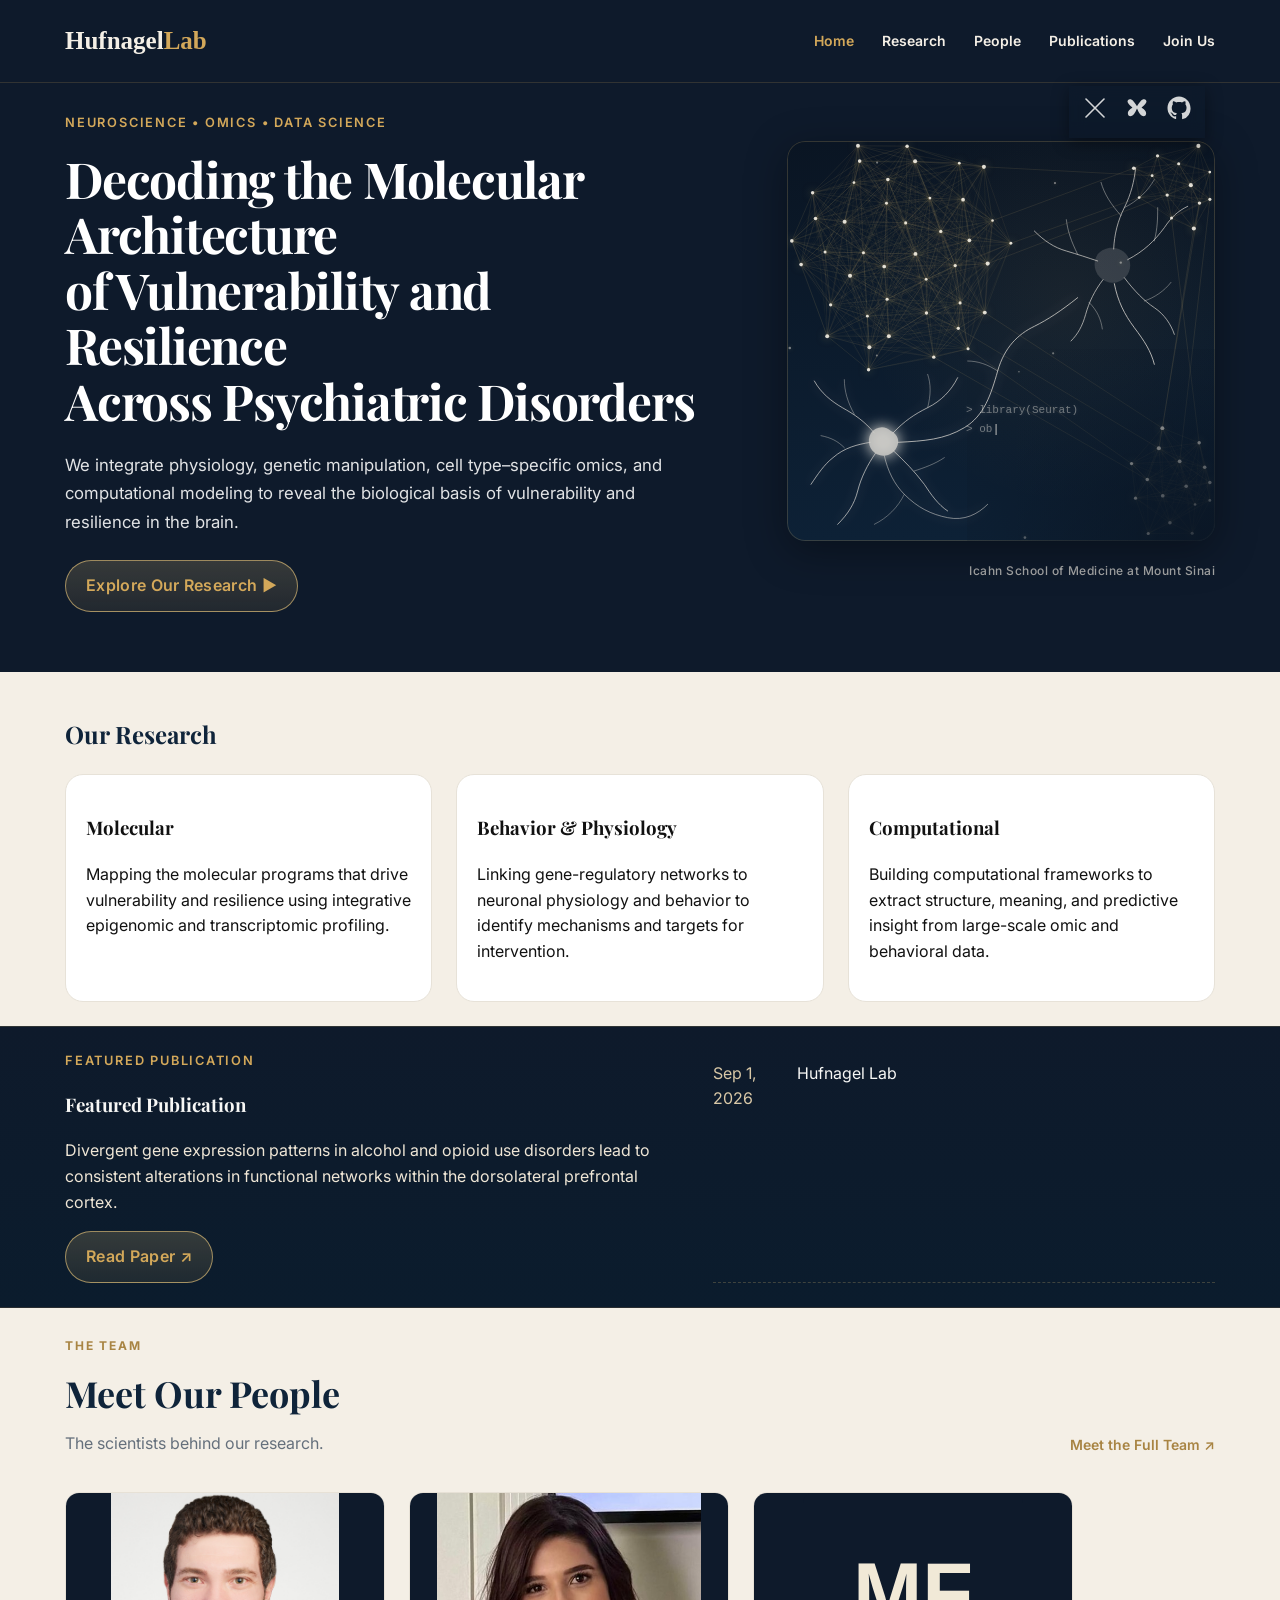
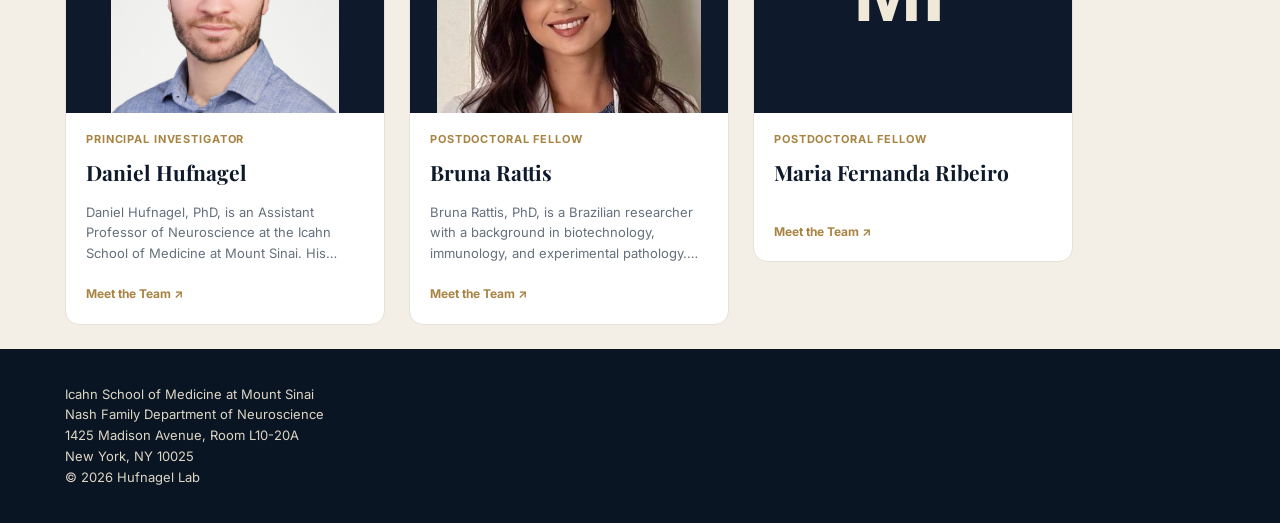
<file: index.html>
<!-- force rebuild 2025-11-24 -->
<!DOCTYPE html>
<html lang="en">
<head>

  <link rel="canonical" href="https://www.hufnagellab.org/">
  <link rel="stylesheet" href="css/shared.css">
  <link rel="stylesheet" href="css/home.css">

 <script type="application/ld+json">
{
  "@context": "https://schema.org",
  "@graph": [
    {
      "@type": "Person",
      "@id": "https://www.hufnagellab.org/#daniel",
      "name": "Daniel Silva Hufnagel",
      "givenName": "Daniel",
      "familyName": "Hufnagel",
      "alternateName": [
        "Daniel da Silva",
        "Daniel Almeida",
        "Daniel Silva",
        "Daniel da Silva e Silva",
        "Daniel daSilva",
        "Daniel DaSilva",
        "Daniel Da Silva",
        "Daniel Silva-e-Silva",
        "Daniel Hufnagel"
      ],
      "honorificSuffix": "PhD",
      "jobTitle": "Assistant Professor of Neuroscience",
      "description": "Daniel Silva Hufnagel (previously known as Daniel da Silva and Daniel da Silva e Silva) is a neuroscientist and Assistant Professor of Neuroscience at the Icahn School of Medicine at Mount Sinai. His research investigates the molecular, epigenetic, and synaptic mechanisms underlying individual vulnerability and resilience in psychiatric disorders, with a particular focus on alcohol use disorder.",
      "url": "https://www.hufnagellab.org/",
      "image": "https://scholars.mssm.edu/files-asset/204587011/0000072500101249200101.jpg?w=320&f=webp",
      "affiliation": {
        "@id": "https://www.hufnagellab.org/#mountsinai"
      },
      "worksFor": {
        "@id": "https://www.hufnagellab.org/#mountsinai"
      },
      "sameAs": [
        "https://scholar.google.com/citations?user=gMpuW-wAAAAJ&hl=pt-BR",
        "https://orcid.org/0000-0003-0033-3270",
        "https://www.ncbi.nlm.nih.gov/myncbi/daniel.silva%20e%20silva.1/bibliography/public/",
        "https://profiles.icahn.mssm.edu/daniel-hufnagel"
      ],
      "subjectOf": {
  "@type": "ProfilePage",
  "url": "https://profiles.icahn.mssm.edu/daniel-almeida-da-silva-e-silva",
  "name": "Daniel Silva Hufnagel — Mount Sinai Faculty Profile",
  "about": {
    "@id": "https://www.hufnagellab.org/#daniel"
  }
}
    },

    {
      "@type": "ResearchOrganization",
      "@id": "https://www.hufnagellab.org/#lab",
      "name": "Hufnagel Lab",
      "description": "The Hufnagel Lab, led by Daniel Silva Hufnagel at the Icahn School of Medicine at Mount Sinai, investigates molecular, epigenetic, and synaptic mechanisms underlying individual vulnerability and resilience in psychiatric disorders.",
      "url": "https://www.hufnagellab.org/",
      "founder": {
        "@id": "https://www.hufnagellab.org/#daniel"
      },
      "parentOrganization": {
        "@id": "https://www.hufnagellab.org/#mountsinai"
      },
      "keywords": [
        "Neuroscience",
        "Epigenomics",
        "Transcriptomics",
        "Single-cell omics",
        "CUT&RUN",
        "Addiction",
        "Alcohol Use Disorder",
        "Computational Biology",
        "Machine Learning"
      ]
    },

    {
      "@type": "Organization",
      "@id": "https://www.hufnagellab.org/#mountsinai",
      "name": "Icahn School of Medicine at Mount Sinai",
      "url": "https://icahn.mssm.edu/",
      "address": {
        "@type": "PostalAddress",
        "addressLocality": "New York",
        "addressRegion": "NY",
        "addressCountry": "US"
      }
    },

    {
      "@type": "WebSite",
      "@id": "https://www.hufnagellab.org/#website",
      "url": "https://www.hufnagellab.org/",
      "name": "Hufnagel Lab",
      "alternateName": "Hufnagel Laboratory",
      "description": "Official website of the Hufnagel Lab, led by neuroscientist Daniel Silva Hufnagel at the Icahn School of Medicine at Mount Sinai.",
      "publisher": {
        "@id": "https://www.hufnagellab.org/#lab"
      }
    },

    {
      "@type": "WebPage",
      "@id": "https://www.hufnagellab.org/#home",
      "url": "https://www.hufnagellab.org/",
      "name": "Hufnagel Lab — Decoding the Molecular Architecture of Vulnerability and Resilience",
      "description": "The Hufnagel Lab at the Icahn School of Medicine at Mount Sinai integrates physiology, genetic manipulation, cell type-specific omics, and computational modeling to reveal the biological basis of vulnerability and resilience in the brain.",
      "isPartOf": {
        "@id": "https://www.hufnagellab.org/#website"
      },
      "about": [
        {
          "@id": "https://www.hufnagellab.org/#lab"
        },
        {
          "@id": "https://www.hufnagellab.org/#daniel"
        }
      ],
      "mainEntity": {
        "@id": "https://www.hufnagellab.org/#lab"
      }
    }
  ]
}
</script>
<meta charset="utf-8"/>
<meta name="viewport" content="width=device-width,initial-scale=1"/>
<title>Hufnagel lab — Decoding Molecular Signatures in Psychiatric Disorders</title>
<meta name="theme-color" content="#0e1a2b"/>

<link rel="preconnect" href="https://fonts.googleapis.com">
<link rel="preconnect" href="https://fonts.gstatic.com" crossorigin>
<link href="https://fonts.googleapis.com/css2?family=Inter:wght@300;400;600;700&family=Playfair+Display:wght@600;700&display=swap" rel="stylesheet">


</head>

<body>
  <!-- ==========================================
     MAIN NAVIGATION
=========================================== -->

<header class="site-header">
  <div class="container nav">

    <a href="index.html" class="logo">
      Hufnagel<span>Lab</span>
    </a>

    <nav aria-label="Main navigation">
      <a href="index.html" class="active">Home</a>
      <a href="projects.html">Research</a>
      <a href="people.html">People</a>
      <a href="publications.html">Publications</a>
      <a href="joinus.html">Join Us</a>
    </nav>

  </div>
</header>


<main class="hero">
  <div class="container hero-inner">
    <div>
      <div class="kicker">Neuroscience • Omics • Data Science</div>
      <h1>Decoding the Molecular Architecture<br>of Vulnerability and Resilience<br>Across Psychiatric Disorders</h1>
      <p class="lead">We integrate physiology, genetic manipulation, cell type–specific omics, and computational modeling to reveal the biological basis of vulnerability and resilience in the brain.</p>
      <a class="cta" href="#research">Explore Our Research ▶</a>
    </div>



   

<div class="hero-visual-wrapper">

  <div class="visual" aria-hidden="true">



  <!-- Social icons -->
  <div class="social-icons">
    <a href="https://x.com/neurohufnagel" target="_blank" rel="noopener" aria-label="X">
      <svg xmlns="http://www.w3.org/2000/svg" fill="none" stroke="#f7f7f5" stroke-width="1.6" stroke-linecap="round" stroke-linejoin="round">
        <path d="M3 3l18 18M3 21L21 3"/>
      </svg>
    </a>

    <a href="https://bsky.app/profile/neurodasilva.bsky.social" target="_blank" rel="noopener" aria-label="Bluesky">
      <svg xmlns="http://www.w3.org/2000/svg" viewBox="0 0 256 256" fill="#f7f7f5">
        <path d="M128 109.5c-15.4-24.7-40.3-67.7-66.2-74.7-25.9-7-40 12.5-33 33 7 20.5 36.6 45.9 50.5 55.2C64 135.4 20.5 160 32.7 198.3c7.9 25.4 41.7 19.7 62-3.8 11.6-13.4 23.3-39.2 33.3-61.3 10 22.1 21.7 47.9 33.3 61.3 20.3 23.5 54.1 29.2 62 3.8 12.2-38.3-31.3-62.9-46.6-75.3 13.9-9.3 43.5-34.7 50.5-55.2 7-20.5-7.1-40-33-33-25.9 7-50.8 50-66.2 74.7z"/>
      </svg>
    </a>

    <a href="https://github.com/hufnagellab" target="_blank" rel="noopener" aria-label="GitHub">
      <svg xmlns="http://www.w3.org/2000/svg" viewBox="0 0 24 24" fill="#f7f7f5">
        <path d="M12 .5C5.73.5.5 5.73.5 12c0 5.08 3.29 9.4 7.86 10.94.58.11.79-.25.79-.55 0-.27-.01-1.17-.02-2.12-3.2.7-3.88-1.38-3.88-1.38-.53-1.36-1.29-1.73-1.29-1.73-1.06-.72.08-.71.08-.71 1.18.08 1.8 1.21 1.8 1.21 1.04 1.78 2.73 1.26 3.4.97.11-.76.41-1.26.74-1.55-2.55-.29-5.23-1.28-5.23-5.7 0-1.26.45-2.3 1.19-3.11-.12-.29-.52-1.45.11-3.03 0 0 .97-.31 3.18 1.18.93-.26 1.93-.39 2.92-.39s1.99.13 2.92.39c2.21-1.49 3.18-1.18 3.18-1.18.63 1.58.23 2.74.11 3.03.74.81 1.19 1.85 1.19 3.11 0 4.43-2.69 5.4-5.25 5.68.43.37.81 1.1.81 2.22 0 1.6-.02 2.89-.02 3.28 0 .3.21.66.8.55A10.5 10.5 0 0023.5 12C23.5 5.73 18.27.5 12 .5z"/>
      </svg>
    </a>
  </div>

<canvas id="constellation"></canvas>
<canvas id="code-stream"></canvas>

<svg id="neuron"
     viewBox="0 0 600 600"
     xmlns="http://www.w3.org/2000/svg"
     fill="none"
     stroke="#F4EFE6"
     stroke-width="1.1"
     stroke-linecap="round"
     stroke-linejoin="round">

  <!-- ==========================================
       NEURON 1 — LOWER LEFT
       PRESYNAPTIC NEURON
  =========================================== -->

  <g id="neuron-1" class="calcium-neuron" opacity=".85">

    <!-- SOMA -->
    <path class="soma"
          d="
          M135 435
          C126 426 112 428 105 438
          C98 450 103 464 114 470
          C127 476 141 469 145 456
          C148 447 143 439 135 435 Z
          "
          fill="#F4EFE6"
          fill-opacity=".18"
          stroke="none"/>

    <!-- UPPER-LEFT DENDRITE -->
    <path d="
      M110 438
      C95 420 80 410 62 400
      C45 390 30 378 20 360
    "/>

    <path d="
      M80 410
      C70 392 65 375 65 358
    " stroke-width=".65"/>

    <!-- UPPER-RIGHT DENDRITE -->
    <path d="
      M138 438
      C155 420 170 410 190 400
      C210 390 225 375 235 355
    "/>

    <path d="
      M190 400
      C195 380 195 365 190 350
    " stroke-width=".65"/>

    <!-- LEFT DENDRITE -->
    <path d="
      M104 452
      C85 455 65 460 48 475
      C35 485 25 500 15 515
    "/>

    <path d="
      M65 460
      C55 450 45 445 30 442
    " stroke-width=".65"/>

    <!-- LOWER-LEFT DENDRITE -->
    <path d="
      M112 468
      C100 485 90 505 85 525
      C80 545 70 560 55 575
    "/>

    <!-- LOWER-RIGHT DENDRITE -->
    <path d="
      M138 464
      C155 480 170 495 185 515
      C195 530 205 545 220 555
    "/>

    <path d="
      M170 495
      C185 490 200 485 215 475
    " stroke-width=".65"/>

    <!-- LOCAL AXON COLLATERAL -->
    <path d="
      M125 472
      C130 495 140 515 155 530
      C175 550 195 560 220 565
      C245 570 265 560 280 545
    " stroke-width=".85"/>

    <path d="
      M155 530
      C145 550 130 565 110 575
    " stroke-width=".6"/>

    <!-- ======================================
         MAIN AXON — TO NEURON 2
    ======================================= -->

<path d="
  M145 452
  C185 450 215 448 245 430
  C275 412 285 380 295 345
  C305 310 325 290 350 278
  C370 268 390 255 415 235
"
stroke-width="1.2"/>

    <!-- AXON COLLATERAL -->
    <path d="
      M295 345
      C280 335 265 330 250 330
    "
    stroke-width=".65"/>

    

  </g>


  <!-- ==========================================
       NEURON 2 — UPPER RIGHT
       POSTSYNAPTIC NEURON
  =========================================== -->

  <g id="neuron-2" class="calcium-neuron" opacity=".85">

    <!-- SOMA -->
    <path class="soma"
          d="
          M445 170
          C455 158 472 157 484 166
          C496 176 497 193 487 204
          C476 216 458 215 448 204
          C439 194 438 181 445 170 Z
          "
          fill="#F4EFE6"
          fill-opacity=".18"
          stroke="none"/>

    <!-- APICAL DENDRITE -->
    <path d="
      M469 162
      C470 140 475 120 485 100
      C495 80 500 60 502 40
    "/>

    <path d="
      M480 112
      C465 95 455 80 450 62
    " stroke-width=".7"/>

    <path d="
      M485 100
      C505 90 520 75 530 58
    " stroke-width=".65"/>

    <!-- RIGHT DENDRITES -->
    <path d="
      M490 178
      C515 165 530 150 545 130
      C555 115 565 105 580 98
    "/>

    <path d="
      M530 150
      C535 130 535 115 535 100
    " stroke-width=".7"/>

    <!-- LEFT DENDRITES -->
    <path d="
      M445 180
      C430 175 415 170 398 165
      C380 160 365 150 350 135
    "/>

    <path d="
      M415 170
      C405 150 400 135 398 118
    " stroke-width=".7"/>

    <!-- BASAL DENDRITES -->
    <path d="
      M453 208
      C440 225 432 242 427 260
      C422 278 415 290 405 300
    "/>

    <path d="
      M432 242
      C445 255 450 268 452 282
    " stroke-width=".65"/>

    <path d="
      M485 205
      C500 225 515 240 530 250
      C545 260 555 275 560 290
    "/>

    <path d="
      M515 240
      C530 235 545 225 555 212
    " stroke-width=".65"/>

    

    <!-- AXON OF NEURON 2 -->
    <path d="
      M470 214
      C475 240 485 260 500 280
      C515 300 525 315 530 335
    " stroke-width="1.25"/>

  </g>

</svg>

  </div> <!-- End of .visual (animation) -->

  <!-- Institutional affiliation -->
  <div class="affiliation-block">
    <span>Icahn School of Medicine at Mount Sinai</span>
  </div>

</div> <!-- End of .hero-visual-wrapper -->

</main>


<section id="research" class="light section-pad">
  <div class="container">
    <h2>Our Research</h2>
    <div class="tiles">
      <article class="tile"><h3>Molecular</h3><p>Mapping the molecular programs that drive vulnerability and resilience using integrative epigenomic and transcriptomic profiling.</p></article>
      <article class="tile"><h3>Behavior & Physiology</h3><p>Linking gene-regulatory networks to neuronal physiology and behavior to identify mechanisms and targets for intervention.</p></article>
      <article class="tile"><h3>Computational</h3><p>Building computational frameworks to extract structure, meaning, and predictive insight from large-scale omic and behavioral data.</p></article>
    </div>
  </div>
</section>

<!-- Featured Publication + live News panel -->
<section class="dark-strip section-pad" id="publications">
  <div class="container grid-2">
    <div>
      <div class="kicker">Featured Publication</div>
      <h3 id="feat-title">Featured Publication</h3>
      <div id="feat-meta" style="color:#e6d8bf"></div>
      <p style="color:#efe6d6">Divergent gene expression patterns in alcohol and opioid use disorders lead to consistent alterations in functional networks within the dorsolateral prefrontal cortex.</p>
      <a id="feat-link" class="cta" href="https://www.nature.com/articles/s41398-024-03143-z">Read Paper ↗</a>
    </div>
    <div id="news" class="news" aria-live="polite" aria-busy="false"></div>
  </div>
</section>

<section id="people" class="light section-pad">
  <div class="container">

    <div class="people-heading">
      <div>
        <span class="people-kicker">THE TEAM</span>
        <h2>Meet Our People</h2>
        <p>The scientists behind our research.</p>
      </div>

      <a href="people.html" class="people-all-link">
        Meet the Full Team ↗
      </a>
    </div>

    <!-- Cards generated automatically from JSON -->
    <div id="people-grid" class="people-grid"></div>

  </div>
</section>

<footer class="site-footer">
  <div class="container">

    <div class="footer-address">
      Icahn School of Medicine at Mount Sinai<br>
      Nash Family Department of Neuroscience<br>
      1425 Madison Avenue, Room L10-20A<br>
      New York, NY 10025
    </div>

    <div class="footer-copyright">
      © <span id="y"></span> Hufnagel Lab
    </div>

  </div>
</footer>

<script>
// Footer year
document.getElementById('y').textContent = new Date().getFullYear();

/* =====================================================
   ANIMATED GENE REGULATORY NETWORK
   Three connected, spatially organized hubs
===================================================== */

(function () {

  const canvas = document.getElementById("constellation");
  if (!canvas) return;

  const ctx = canvas.getContext("2d");

  let W = 0;
  let H = 0;

  let nodes = [];
  let bridges = [];

  // ==========================================
  // NETWORK CONFIGURATION
  // ==========================================

  const HUBS = [

    // MAIN GENE NETWORK — UPPER LEFT
    {
      id: 0,
      count: 42,
      x: 0.27,
      y: 0.28,
      radiusX: 0.28,
      radiusY: 0.31,
      connectionRadius: 155,
      opacity: 0.20
    },

    // SECONDARY NETWORK — UPPER RIGHT
    {
      id: 1,
      count: 13,
      x: 0.92,
      y: 0.11,
      radiusX: 0.12,
      radiusY: 0.12,
      connectionRadius: 90,
      opacity: 0.18
    },

    // TERTIARY NETWORK — LOWER RIGHT
    {
      id: 2,
      count: 16,
      x: 0.91,
      y: 0.86,
      radiusX: 0.13,
      radiusY: 0.15,
      connectionRadius: 100,
      opacity: 0.16
    }

  ];

  const BACKGROUND_NODES = 8;

  // Number of visible connections between networks
  const BRIDGES_PER_PAIR = 4;

  // ==========================================
  // HELPERS
  // ==========================================

  function random(min, max) {
    return min + Math.random() * (max - min);
  }

  function clamp(value, min, max) {
    return Math.max(min, Math.min(max, value));
  }

  // ==========================================
  // CREATE EVENLY DISTRIBUTED HUB NODES
  // ==========================================

  function createHubNodes(hub) {

    const result = [];

    const cx = hub.x * W;
    const cy = hub.y * H;

    const rx = hub.radiusX * W;
    const ry = hub.radiusY * H;

    // Golden-angle distribution produces a
    // naturally spaced network immediately.

    const goldenAngle = Math.PI * (3 - Math.sqrt(5));

    for (let i = 0; i < hub.count; i++) {

      const fraction = (i + 0.5) / hub.count;

      const radius = Math.sqrt(fraction);

      const angle =
        i * goldenAngle +
        random(-0.18, 0.18);

      const x =
        cx + Math.cos(angle) * radius * rx;

      const y =
        cy + Math.sin(angle) * radius * ry;

      result.push({

        x: clamp(x, 5, W - 5),
        y: clamp(y, 5, H - 5),

        vx: random(-0.12, 0.12),
        vy: random(-0.12, 0.12),

        hub: hub.id,

        radius: random(1.3, 2.1)

      });

    }

    return result;
  }

  function createBackgroundNode() {

    return {

      x: random(0, W),
      y: random(0, H),

      vx: random(-0.08, 0.08),
      vy: random(-0.08, 0.08),

      hub: -1,

      radius: random(0.8, 1.3)

    };
  }

  // ==========================================
  // CREATE INTER-HUB BRIDGES
  // ==========================================

  function createBridges() {

    bridges = [];

    const pairs = [
      [0, 1],
      [0, 2],
      [1, 2]
    ];

    pairs.forEach(([hubA, hubB]) => {

      const groupA = nodes.filter(n => n.hub === hubA);
      const groupB = nodes.filter(n => n.hub === hubB);

      const centerB = HUBS[hubB];

      // Select nodes nearest the other hub.
      // This makes connections originate near
      // the network boundaries.

      const nearestA = [...groupA]
        .sort((a, b) => {

          const da = Math.hypot(
            a.x - centerB.x * W,
            a.y - centerB.y * H
          );

          const db = Math.hypot(
            b.x - centerB.x * W,
            b.y - centerB.y * H
          );

          return da - db;

        })
        .slice(0, BRIDGES_PER_PAIR);

      const centerA = HUBS[hubA];

      const nearestB = [...groupB]
        .sort((a, b) => {

          const da = Math.hypot(
            a.x - centerA.x * W,
            a.y - centerA.y * H
          );

          const db = Math.hypot(
            b.x - centerA.x * W,
            b.y - centerA.y * H
          );

          return da - db;

        })
        .slice(0, BRIDGES_PER_PAIR);

      for (let i = 0; i < BRIDGES_PER_PAIR; i++) {

        if (nearestA[i] && nearestB[i]) {

          bridges.push({
            a: nearestA[i],
            b: nearestB[i]
          });

        }
      }

    });

  }

  // ==========================================
  // RESIZE
  // ==========================================

  function resize() {

    const rect = canvas.getBoundingClientRect();

    W = rect.width;
    H = rect.height;

    const dpr = window.devicePixelRatio || 1;

    canvas.width = Math.round(W * dpr);
    canvas.height = Math.round(H * dpr);

    ctx.setTransform(dpr, 0, 0, dpr, 0, 0);

    nodes = [];

    HUBS.forEach(hub => {
      nodes.push(...createHubNodes(hub));
    });

    for (let i = 0; i < BACKGROUND_NODES; i++) {
      nodes.push(createBackgroundNode());
    }

    createBridges();
  }

  // ==========================================
  // DRAW CONNECTION
  // ==========================================

  function drawConnection(a, b, alpha, width = 0.7) {

    ctx.beginPath();

    ctx.moveTo(a.x, a.y);
    ctx.lineTo(b.x, b.y);

    ctx.strokeStyle =
      `rgba(241,204,125,${alpha})`;

    ctx.lineWidth = width;

    ctx.stroke();
  }

  // ==========================================
  // ANIMATION
  // ==========================================

  function animate() {

    ctx.clearRect(0, 0, W, H);

    // --------------------------------------
    // UPDATE NODE POSITIONS
    // --------------------------------------

    nodes.forEach(node => {

      node.x += node.vx;
      node.y += node.vy;

      if (node.hub >= 0) {

        const hub = HUBS[node.hub];

        const cx = hub.x * W;
        const cy = hub.y * H;

        const rx = hub.radiusX * W;
        const ry = hub.radiusY * H;

        // Elliptical boundary
        const nx = (node.x - cx) / rx;
        const ny = (node.y - cy) / ry;

        const distance = nx * nx + ny * ny;

        if (distance > 1) {

          node.vx *= -1;
          node.vy *= -1;

          // Move slightly inward
          node.x -= node.vx * 2;
          node.y -= node.vy * 2;
        }

      } else {

        if (node.x < 5 || node.x > W - 5) {
          node.vx *= -1;
        }

        if (node.y < 5 || node.y > H - 5) {
          node.vy *= -1;
        }
      }

    });

    // --------------------------------------
    // INTERNAL HUB CONNECTIONS
    // --------------------------------------

    for (let i = 0; i < nodes.length; i++) {

      for (let j = i + 1; j < nodes.length; j++) {

        const a = nodes[i];
        const b = nodes[j];

        if (a.hub < 0 || a.hub !== b.hub) {
          continue;
        }

        const hub = HUBS[a.hub];

        const distance = Math.hypot(
          a.x - b.x,
          a.y - b.y
        );

        if (distance > hub.connectionRadius) {
          continue;
        }

        const strength =
          1 - distance / hub.connectionRadius;

        drawConnection(
          a,
          b,
          strength * hub.opacity,
          0.7
        );

      }
    }

    // --------------------------------------
    // INTER-HUB CONNECTIONS
    // --------------------------------------

    bridges.forEach(bridge => {

      drawConnection(
        bridge.a,
        bridge.b,
        0.13,
        0.8
      );

    });

    // --------------------------------------
    // DRAW NODES
    // --------------------------------------

    nodes.forEach(node => {

      const clustered = node.hub !== -1;

      ctx.save();

      ctx.shadowBlur = clustered ? 9 : 5;

      ctx.shadowColor =
        "rgba(241,204,125,0.65)";

      ctx.beginPath();

      ctx.arc(
        node.x,
        node.y,
        node.radius,
        0,
        Math.PI * 2
      );

      ctx.fillStyle = clustered
        ? "rgba(244,239,230,0.90)"
        : "rgba(244,239,230,0.45)";

      ctx.fill();

      ctx.restore();

    });

    requestAnimationFrame(animate);
  }

  resize();

  window.addEventListener("resize", resize);

  requestAnimationFrame(animate);

})();

/* ===== Dynamic data loader (publications, news, people) ===== */
(async function(){
  function initials(name){return (String(name||'').trim().split(/\s+/).map(w=>w[0]?.toUpperCase()||'').filter(Boolean).slice(0,2).join(''))||'NL'}
  function avatarSVG(text,size,bg='#0e1a2b',fg='#f1e9d7'){
    const f=Math.floor(size*0.38);
    const s=`<svg xmlns='http://www.w3.org/2000/svg' width='${size}' height='${size}'>
      <rect width='100%' height='100%' rx='14' fill='${bg}'/>
      <text x='50%' y='58%' text-anchor='middle' font-family='Inter, Arial' font-size='${f}' fill='${fg}' font-weight='700'>${text}</text>
    </svg>`;
    return 'data:image/svg+xml;utf8,'+encodeURIComponent(s);
  }
  function avatarSrc(p,size){return (p&&p.photo&&p.photo.trim()!=='')?p.photo:avatarSVG(initials(p&&p.name),size||88)}

  // Load JSON, fall back to placeholders if missing
  let data;
  try{
    const r=await fetch('lab_data.json',{cache:'no-store'});
    data=r.ok? await r.json(): {news:[],publications:[],people:[]};
  }catch(_){ data={news:[],publications:[],people:[]}; }

  // Featured publication
  if(Array.isArray(data.publications) && data.publications.length){
    const t=data.publications[0];
    document.getElementById('feat-title').textContent=t.title||'Featured Publication';
    document.getElementById('feat-meta').textContent=[t.authors,t.journal,t.year].filter(Boolean).join(' — ');
    if(t.link) document.getElementById('feat-link').href=t.link;
  }

 // ==========================================
// NEWS — FROM GOOGLE SHEETS
// ==========================================

const newsEl = document.getElementById('news');

function formatNewsDate(value) {

  if (!value) return '';

  const date = new Date(value);

  if (isNaN(date.getTime())) {
    return String(value);
  }

  return date.toLocaleDateString('en-US', {
    month: 'short',
    day: 'numeric',
    year: 'numeric',
    timeZone: 'UTC'
  });
}

if (newsEl) {

  newsEl.innerHTML = '';

  const items = Array.isArray(data.news)
    ? [...data.news]
        .sort((a, b) =>
          new Date(b.date) - new Date(a.date)
        )
        .slice(0, 6)
    : [];

  items.forEach(n => {

    const row = document.createElement('div');
    row.className = 'news-item';

    const date = document.createElement('span');
    date.className = 'news-date';
    date.textContent = formatNewsDate(n.date);

    const title = document.createElement('span');

    if (n.link) {

      const link = document.createElement('a');
      link.href = n.link;
      link.textContent = n.title || '';
      title.appendChild(link);

    } else {

      title.textContent = n.title || '';

    }

    row.append(date, title);
    newsEl.appendChild(row);

  });

}

// ==========================================
// PEOPLE CARDS — FROM lab_data.json
// ==========================================

const grid = document.getElementById('people-grid');

if (grid) {

  grid.innerHTML = '';

  const people = Array.isArray(data.people)
    ? data.people
    : [];

  const currentMembers = people
    .filter(p => {
      const active = String(p.active ?? 'true')
        .trim()
        .toLowerCase();

      const group = String(p.group || '')
        .trim()
        .toLowerCase();

      return !['false', 'no', '0'].includes(active)
        && group !== 'alumni';
    })
    .sort((a, b) =>
      (Number(a.order) || 999) -
      (Number(b.order) || 999)
    );

  currentMembers.forEach(person => {

    const card = document.createElement('article');
    card.className = 'home-person-card';

    // Photo or generated initials
    const photo = document.createElement('img');
    photo.className = 'home-person-photo';
    photo.src = avatarSrc(person, 320);
    photo.alt = person.name || '';

    // Content
    const content = document.createElement('div');
    content.className = 'home-person-content';

    const role = document.createElement('div');
    role.className = 'home-person-role';
    role.textContent = person.role || '';

    const name = document.createElement('h3');
    name.className = 'home-person-name';
    name.textContent = person.name || '';

const bio = document.createElement('p');
bio.className = 'home-person-bio';
bio.textContent = person.short_bio || '';

    const link = document.createElement('a');
    link.className = 'home-person-link';

// All profiles are displayed on people.html
link.href = 'people.html';
link.textContent = 'Meet the Team ↗';

    content.append(role, name, bio, link);
    card.append(photo, content);
    grid.appendChild(card);

  });

}

// Close the asynchronous data-loading function
})();
</script>

<script>
(function () {

    const canvas = document.getElementById('code-stream');
    if (!canvas) return;

    const ctx = canvas.getContext('2d');

    // Realistic R analysis sequences
    const analyses = [

        [
            '> library(Seurat)',
            '> obj <- NormalizeData(obj)',
            '> obj <- FindVariableFeatures(obj)',
            '> obj <- RunPCA(obj)',
            '> obj <- RunUMAP(obj, dims=1:30)',
            '> DimPlot(obj, group.by="celltype")'
        ],

        [
            '> library(DESeq2)',
            '> dds <- DESeq(dds)',
            '> res <- results(dds)',
            '> res <- res[order(res$padj),]',
            '> sum(res$padj < 0.05)',
            '[1] 138'
        ],

        [
            '> library(ggplot2)',
            '> ggplot(df, aes(x, y)) +',
            '+ geom_point(alpha=0.5) +',
            '+ geom_smooth(method="lm")',
            '> cor.test(df$x, df$y)',
            'p-value < 0.001'
        ],

        [
            '> library(SingleCellExperiment)',
            '> sce <- logNormCounts(sce)',
            '> sce <- runPCA(sce)',
            '> sce <- runUMAP(sce)',
            '> plotReducedDim(sce, "UMAP")'
        ]

    ];

    let W = 0;
    let H = 0;

    let analysisIndex = 0;
    let lineIndex = 0;
    let charIndex = 0;

    let phase = 'typing';
    let phaseStart = 0;
    let lastCharTime = 0;

    let opacity = 1;

    const FONT_SIZE = 11;
    const LINE_HEIGHT = 19;

    const X = 0;
    const Y = 0;

    // Milliseconds per character
    const TYPE_SPEED = 55;

    // Time to display completed code
    const HOLD_TIME = 2600;

    // Fade duration
    const FADE_TIME = 1500;

    const RIGHT_MARGIN = 18;
const BOTTOM_MARGIN = 22;

function getCodePosition() {
    const lines = analyses[analysisIndex];

    ctx.font = `${FONT_SIZE}px monospace`;

    const maxWidth = Math.max(
        ...lines.map(line => ctx.measureText(line).width)
    );

    return {
        x: Math.max(12, W - maxWidth - RIGHT_MARGIN),
        y: Math.max(12, H - lines.length * LINE_HEIGHT - BOTTOM_MARGIN)
    };
}

    function resize() {

        const rect = canvas.getBoundingClientRect();

        W = rect.width;
        H = rect.height;

        const dpr = window.devicePixelRatio || 1;

        canvas.width = Math.round(W * dpr);
        canvas.height = Math.round(H * dpr);

        ctx.setTransform(dpr, 0, 0, dpr, 0, 0);
    }

    function reset(time) {

        analysisIndex = (analysisIndex + 1) % analyses.length;

        lineIndex = 0;
        charIndex = 0;

        opacity = 1;

        phase = 'typing';
        lastCharTime = time;
    }

    function animate(time) {

        ctx.clearRect(0, 0, W, H);

        const lines = analyses[analysisIndex];

        // -----------------------------
        // TYPING
        // -----------------------------

        if (phase === 'typing') {

            if (time - lastCharTime >= TYPE_SPEED) {

                charIndex++;

                lastCharTime = time;

                if (charIndex > lines[lineIndex].length) {

                    lineIndex++;
                    charIndex = 0;

                    if (lineIndex >= lines.length) {

                        phase = 'holding';
                        phaseStart = time;
                    }
                }
            }
        }

        // -----------------------------
        // HOLD
        // -----------------------------

        else if (phase === 'holding') {

            if (time - phaseStart > HOLD_TIME) {

                phase = 'fading';
                phaseStart = time;
            }
        }

        // -----------------------------
        // FADE
        // -----------------------------

        else if (phase === 'fading') {

            opacity = Math.max(
                0,
                1 - (time - phaseStart) / FADE_TIME
            );

            if (opacity <= 0) {
                reset(time);
            }
        }

        // -----------------------------
        // DRAW CODE
        // -----------------------------
const { x: codeX, y: codeY } = getCodePosition();
        ctx.font = `${FONT_SIZE}px monospace`;
        ctx.textBaseline = 'top';

ctx.fillStyle =
    `rgba(244,239,230,${0.65 * opacity})`;

        const visibleLines =
            phase === 'typing'
                ? lineIndex + 1
                : lines.length;

                ctx.shadowColor = 'rgba(244,239,230,0.35)';
ctx.shadowBlur = 4;

        for (let i = 0; i < visibleLines; i++) {

            if (i >= lines.length) break;

            const text =
                phase === 'typing' && i === lineIndex
                    ? lines[i].slice(0, charIndex)
                    : lines[i];

ctx.fillText(
    text,
    codeX,
    codeY + i * LINE_HEIGHT
);
        }

        ctx.shadowBlur = 0;

        // -----------------------------
// SINGLE BLINKING CURSOR
// -----------------------------

if (phase === 'typing' && lineIndex < lines.length) {

    const currentText =
        lines[lineIndex].slice(0, charIndex);

    const cursorX =
        codeX + ctx.measureText(currentText).width + 3;

    const cursorY =
        codeY + lineIndex * LINE_HEIGHT;

    if (Math.floor(time / 500) % 2 === 0) {

        ctx.fillStyle =
            `rgba(244,239,230,${0.8 * opacity})`;

        ctx.fillRect(
            cursorX,
            cursorY,
            1.5,
            FONT_SIZE
        );
    }
}

        requestAnimationFrame(animate);
    }

    window.addEventListener('resize', resize);

    resize();
    requestAnimationFrame(animate);

})();
</script>

<script>
/* =====================================================
   NEURONAL CALCIUM ACTIVITY
   Spontaneous and synchronized fluorescence
   ===================================================== */

(function () {

const neurons = [
  document.getElementById("neuron-1"),
  document.getElementById("neuron-2")
].filter(Boolean);

  console.log("Calcium neurons found:", neurons.length);

  if (!neurons.length) return;

  if (window.matchMedia("(prefers-reduced-motion: reduce)").matches) {
    return;
  }

  const DURATION = 2600;
  const MIN_INTERVAL = 1700;
  const MAX_INTERVAL = 4000;
  const SYNCHRONY_PROBABILITY = 0.25;

  const signals = [];

  neurons.forEach(neuron => {

    const soma = neuron.querySelector(".soma");

    if (!soma) return;

    // Create a separate halo behind the soma
    const glow = soma.cloneNode(true);

    glow.removeAttribute("class");
    glow.classList.add("calcium-glow");

    glow.setAttribute("fill", "#F4EFE6");
    glow.setAttribute("fill-opacity", "0");
    glow.setAttribute("stroke", "none");

    glow.style.filter = "blur(10px)";

    neuron.insertBefore(glow, soma);

    signals.push({
      neuron,
      soma,
      glow,
      start: -Infinity
    });

  });

  if (!signals.length) return;

  function intensity(elapsed) {

    if (elapsed < 0 || elapsed >= DURATION) {
      return 0;
    }

    // Fast rise, slower decay
    const rise = 1 - Math.exp(-elapsed / 180);
    const decay = Math.exp(-elapsed / 1050);

    return Math.min(1, rise * decay * 1.7);
  }

  function activate(signal, time) {
    signal.start = time;
  }

  function animate(time) {

    signals.forEach(signal => {

      const value = intensity(time - signal.start);

      // Soma brightness
      signal.soma.style.fillOpacity =
        (0.18 + value * 0.82).toFixed(3);

      // Diffuse soma halo
      signal.glow.style.fillOpacity =
        (value * 0.85).toFixed(3);

      // Weak fluorescence along dendrites
      signal.neuron.style.filter = value > 0.01
        ? `drop-shadow(0 0 ${2 + value * 9}px rgba(244,239,230,${value * 0.7}))`
        : "none";

    });

    requestAnimationFrame(animate);
  }

  requestAnimationFrame(animate);

  function fire() {

    const time = performance.now();

    const first =
      signals[Math.floor(Math.random() * signals.length)];

    activate(first, time);

    // Occasionally synchronize neurons
    if (
      signals.length > 1 &&
      Math.random() < SYNCHRONY_PROBABILITY
    ) {

      const others = signals.filter(s => s !== first);

      if (Math.random() < 0.3) {

        // All neurons activate together
        others.forEach(s => activate(s, time));

      } else {

        // Two neurons activate together
        const second =
          others[Math.floor(Math.random() * others.length)];

        activate(second, time);
      }
    }

    const nextInterval =
      MIN_INTERVAL +
      Math.random() * (MAX_INTERVAL - MIN_INTERVAL);

    setTimeout(fire, nextInterval);
  }

  setTimeout(fire, 1000);

})();
</script>

</body>
</html>
</file>
<file: css/shared.css>
/* =====================================================
   HUFNAGEL LAB — SHARED STYLES
===================================================== */

:root {
  --navy: #0e1a2b;
  --navy-2: #0a1523;
  --gold: #d3a85a;
  --cream: #f4efe6;
  --ink: #0f243a;

  --text: #1b2838;
  --muted: #65707c;
  --border: #e7e1d6;
  --white: #ffffff;
}

* {
  box-sizing: border-box;
}

body {
  margin: 0;
  background: var(--navy);
  color: #f7f7f5;
  font-family: Inter, system-ui, -apple-system,
               Segoe UI, Roboto, Helvetica, Arial;
  line-height: 1.6;
}

/* Shared container */

.container {
  width: min(1150px, 92vw);
  margin: 0 auto;
}

/* =====================================================
   NAVIGATION
===================================================== */

#site-header {
  position: sticky;
  top: 0;
  z-index: 1000;
}

.site-header {
  background: var(--navy);
  color: var(--white);
  border-bottom: 1px solid rgba(211,168,90,.18);
}

.site-header .nav {
  display: flex;
  justify-content: space-between;
  align-items: center;
  min-height: 82px;
  gap: 24px;
}

.site-header .logo {
  font-family: Georgia, serif;
  font-size: 25px;
  font-weight: 700;
  text-decoration: none;
  color: var(--cream);
}

.site-header .logo span {
  color: var(--gold);
}

.site-header nav {
  display: flex;
  flex-wrap: wrap;
  gap: 28px;
}

.site-header nav a {
  color: var(--cream);
  text-decoration: none;
  font-size: 14px;
  font-weight: 600;
  transition: color .2s;
}

.site-header nav a:hover,
.site-header nav a.active {
  color: var(--gold);
}

/* =====================================================
   TYPOGRAPHY
===================================================== */

h1,
h2,
h3 {
  font-family: "Playfair Display", Georgia, serif;
}

h2 {
  color: var(--ink);
}

/* =====================================================
   SHARED BUTTON
===================================================== */

.cta {
  display: inline-flex;
  align-items: center;
  gap: 10px;
  padding: 12px 20px;
  border-radius: 999px;

  border: 1px solid rgba(241,204,125,.6);

  background: linear-gradient(
    180deg,
    rgba(241,204,125,.18),
    rgba(211,168,90,.1)
  );

  color: var(--gold);
  font-weight: 600;
  text-decoration: none;
  letter-spacing: .02em;
  transition: all .25s ease;
}

.cta:hover {
  background: rgba(241,204,125,.22);
  box-shadow: 0 0 12px rgba(241,204,125,.35);
  color: #fff;
  transform: translateY(-1px);
}

/* =====================================================
   FOOTER
===================================================== */

.site-footer {
  background: var(--navy-2);
  color: #ddd6c5;
  padding: 35px 0;
  font-size: 13px;
}

.site-footer .footer-inner {
  display: flex;
  justify-content: space-between;
  flex-wrap: wrap;
  gap: 15px;
}

/* =====================================================
   RESPONSIVE
===================================================== */

@media (max-width: 650px) {

  .site-header .nav {
    flex-direction: column;
    padding: 20px 0;
  }

  .site-header nav {
    justify-content: center;
    gap: 16px;
  }

}
</file>
<file: css/home.css>
/* =====================================================
   HUFNAGEL LAB — HOMEPAGE
   ===================================================== */


/* =====================================================
   1. HERO
   ===================================================== */

.hero {
  position: relative;
}

.hero::before {
  content: "";
  position: absolute;
  inset: 0;
  background: linear-gradient(
    100deg,
    rgba(14, 26, 43, 0.94) 40%,
    transparent 100%
  );
  z-index: 0;
}

.hero-inner {
  display: grid;
  grid-template-columns: 1.2fr 0.8fr;
  gap: clamp(40px, 8vw, 80px);
  align-items: center;
  padding: 30px 0 60px;
}

.hero-inner > div:first-child {
  position: relative;
  z-index: 1;
}

.kicker {
  color: var(--gold);
  text-transform: uppercase;
  letter-spacing: 0.14em;
  font-size: 0.8rem;
  font-weight: 600;
}

.hero h1 {
  font-family: "Playfair Display", Georgia, serif;
  font-weight: 700;
  line-height: 1.12;
  letter-spacing: -0.025em;
  margin: 0.35em 0 0.45em;
  font-size: clamp(2.2rem, 4.2vw, 3.1rem);
  max-width: 24ch;
  color: #fff;
}

.lead {
  max-width: 60ch;
  font-size: 1.05rem;
  line-height: 1.7;
  color: rgba(255, 255, 255, 0.88);
  margin-bottom: 1.4em;
}


/* =====================================================
   2. HERO VISUAL WRAPPER
   ===================================================== */

.hero-visual-wrapper {
  display: flex;
  flex-direction: column;
  width: 100%;
  min-width: 0;
  position: relative;
  z-index: 1;
}


/* =====================================================
   3. ANIMATION CONTAINER
   ===================================================== */

.visual {
  position: relative;
  isolation: isolate;

  width: 100%;
  height: 400px;

  border-radius: 18px;

  background:
    radial-gradient(
      circle at 65% 40%,
      rgba(211, 168, 90, 0.07),
      transparent 55%
    ),
    linear-gradient(
      180deg,
      var(--navy-2),
      #0d2136
    );

  box-shadow:
    inset 0 0 0 1px rgba(241, 204, 125, 0.18),
    0 10px 40px rgba(0, 0, 0, 0.35);

  /*
   * Keep overflow visible so the social icons
   * can sit above the animation box.
   */
  overflow: visible;
}


/* =====================================================
   4. CONSTELLATION ANIMATION
   ===================================================== */

#constellation {
  position: absolute;

  top: 0;
  left: 0;

  width: 100%;
  height: 100%;

  display: block;

  border-radius: inherit;

  z-index: 0;

  pointer-events: none;
}


/* =====================================================
   5. GRADIENT BEHIND R CODE
   ===================================================== */

.visual::after {
  content: "";

  position: absolute;

  right: 0;
  bottom: 0;

  width: 58%;
  height: 48%;

  background: radial-gradient(
    ellipse at bottom right,
    rgba(10, 21, 35, 0.88) 0%,
    rgba(10, 21, 35, 0.55) 35%,
    rgba(10, 21, 35, 0.20) 65%,
    transparent 100%
  );

  border-bottom-right-radius: 18px;

  pointer-events: none;

  z-index: 1;
}


/* =====================================================
   6. R CODE ANIMATION
   ===================================================== */

#code-stream {
  position: absolute;

  inset: 0;

  width: 100%;
  height: 100%;

  display: block;

  pointer-events: none;

  z-index: 2;

  opacity: 0.65;
}


/* =====================================================
   7. NEURON ILLUSTRATION
   ===================================================== */

#neuron {
  position: absolute;

  top: 0;
  left: 0;

  width: 100%;
  height: 100%;

  display: block;

  opacity: 1;

  pointer-events: none;

  z-index: 3;

  filter:none;
}


/* =====================================================
   8. SOCIAL ICONS
   ===================================================== */

.social-icons {
  position: absolute;

  top: -55px;
  right: 10px;

  display: flex;
  align-items: center;
  gap: 18px;

  z-index: 5;

  background: rgba(14, 26, 43, 0.55);

  backdrop-filter: blur(8px);

  padding: 10px 14px;

  box-shadow: 0 4px 16px rgba(0, 0, 0, 0.4);
}

.social-icons svg {
  width: 24px;
  height: 24px;

  opacity: 0.85;

  transition:
    opacity 0.25s ease,
    transform 0.25s ease,
    filter 0.25s ease;
}

.social-icons svg:hover {
  opacity: 1;

  transform: scale(1.15);

  filter: drop-shadow(
    0 0 6px rgba(241, 204, 125, 0.8)
  );
}


/* =====================================================
   9. INSTITUTIONAL AFFILIATION
   ===================================================== */

.affiliation-block {
  display: block;

  position: static;

  width: 100%;

  margin-top: 16px;
  padding: 0;

  background: transparent;
  border: none;
  box-shadow: none;

  text-align: right;
}

.affiliation-block span {
  font-family: "Inter", sans-serif;

  font-size: 12px;
  font-weight: 500;

  line-height: 1.5;
  letter-spacing: 0.04em;

  color: rgba(244, 239, 230, 0.65);
}


/* =====================================================
   10. HOMEPAGE SECTIONS
   ===================================================== */

section.light {
  background: var(--cream);
  color: #111;
}

.section-pad {
  padding: 24px 0;
}

.tiles {
  display: grid;

  grid-template-columns: repeat(3, minmax(0, 1fr));

  gap: 24px;
}

.tile {
  background: #fff;

  border: 1px solid #e7e2d8;
  border-radius: 18px;

  padding: 20px;
}


/* =====================================================
   11. DARK STRIP — PUBLICATIONS AND NEWS
   ===================================================== */

.dark-strip {
  background: linear-gradient(
    180deg,
    #0e1a2b,
    #0b1c2d
  );

  border-top: 1px solid rgba(211, 168, 90, 0.18);
  border-bottom: 1px solid rgba(211, 168, 90, 0.14);
}

.grid-2 {
  display: grid;

  grid-template-columns: 1.1fr 0.9fr;

  gap: 34px;
}


/* =====================================================
   12. NEWS
   ===================================================== */

.news {
  display: grid;
  gap: 14px;
}

.news-item {
  display: grid;

  grid-template-columns: auto 1fr;

  gap: 12px;

  padding: 10px 0;

  border-bottom: 1px dashed rgba(241, 204, 125, 0.22);
}

.news-date {
  width: 7.2ch;
  color: #d9c8a7;
}


/* =====================================================
   13. HOMEPAGE PEOPLE SECTION
   ===================================================== */

.people-heading {
  display: flex;

  justify-content: space-between;
  align-items: flex-end;

  gap: 24px;

  margin-bottom: 35px;
}

.people-kicker {
  color: #a88443;

  font-size: 12px;
  font-weight: 700;

  letter-spacing: 0.15em;
}

.people-heading h2 {
  font-size: 36px;
  margin: 8px 0;
}

.people-heading p {
  color: #65707c;
  margin: 0;
}

.people-all-link {
  color: #a88443;

  text-decoration: none;

  font-size: 14px;
  font-weight: 600;

  white-space: nowrap;
}

.people-all-link:hover {
  color: var(--navy);
}


/* =====================================================
   14. PEOPLE GRID
   ===================================================== */

.people-grid {
  display: grid;

  grid-template-columns: repeat(3, minmax(0, 320px));

  gap: 24px;

  align-items: start;
}


/* =====================================================
   15. PEOPLE CARDS — COMPACT DESIGN
   ===================================================== */

.home-person-card {
  background: #fff;
  border: 1px solid #e7e1d6;
  border-radius: 14px;
  overflow: hidden;
  max-width: 320px;

  transition:
    transform 0.25s ease,
    box-shadow 0.25s ease;
}

.home-person-card:hover {
  transform: translateY(-4px);
  box-shadow: 0 12px 28px rgba(14, 26, 43, 0.10);
}

.home-person-photo {
  display: block;
  width: 100%;
  height: 220px;

  object-fit: contain;
  object-position: center;

  background: #0e1a2b;
}

.home-person-content {
  padding: 18px 20px;
}

.home-person-role {
  color: #a88443;
  font-size: 11px;
  font-weight: 700;
  letter-spacing: 0.08em;
  text-transform: uppercase;
}

.home-person-name {
  font-family: "Playfair Display", Georgia, serif;
  font-size: 21px;
  color: var(--navy);
  margin: 8px 0 12px;
}

.home-person-bio {
  color: #65707c;
  font-size: 13px;
  line-height: 1.6;
  margin: 0 0 16px;

  display: -webkit-box;
  -webkit-box-orient: vertical;
  -webkit-line-clamp: 3;
  overflow: hidden;
}

.home-person-link {
  color: #a88443;
  text-decoration: none;
  font-size: 12px;
  font-weight: 700;
}

.home-person-link:hover {
  color: var(--navy);
}


/* =====================================================
   16. RESPONSIVE
   ===================================================== */

@media (max-width: 900px) {

  .people-grid {
    grid-template-columns: repeat(2, minmax(0, 1fr));
  }

  .tiles {
    grid-template-columns: repeat(2, minmax(0, 1fr));
  }

}


@media (max-width: 820px) {

  .hero-inner {
    grid-template-columns: 1fr;
    text-align: center;
  }

  .hero h1 {
    max-width: 18ch;
    margin-left: auto;
    margin-right: auto;
  }

  .lead {
    margin-left: auto;
    margin-right: auto;
  }

  .visual {
    height: 320px;
    margin-bottom: 30px;
  }

  .grid-2 {
    grid-template-columns: 1fr;
  }

  .affiliation-block {
    text-align: center;
  }

}


@media (max-width: 600px) {

  .people-grid {
    grid-template-columns: 1fr;
  }

  .tiles {
    grid-template-columns: 1fr;
  }

  .people-heading {
    flex-direction: column;
    align-items: flex-start;
  }

  .people-heading h2 {
    font-size: 30px;
  }

  .hero-inner {
    gap: 25px;
  }

  .visual {
    height: 300px;
  }

  .social-icons {
    top: -45px;
    right: 5px;

    gap: 12px;

    padding: 8px 10px;
  }

  .social-icons svg {
    width: 20px;
    height: 20px;
  }

}

/* =====================================================
   17. NEURONAL CALCIUM ACTIVITY
   Controlled by JavaScript
   ===================================================== */

/* Resting appearance */

#neuron .calcium-neuron {
  opacity: 0.85;
}

/* Resting soma */

#neuron .calcium-neuron .soma {
  fill: #F4EFE6;
  fill-opacity: 0.18;
  stroke: none;
}

/* Calcium fluorescence halo */

#neuron .calcium-glow {
  fill: #F4EFE6;
  fill-opacity: 0;
  stroke: none;

  pointer-events: none;
}

/* Accessibility */

@media (prefers-reduced-motion: reduce) {
  #neuron .calcium-neuron {
    filter: none !important;
  }
}
</file>
